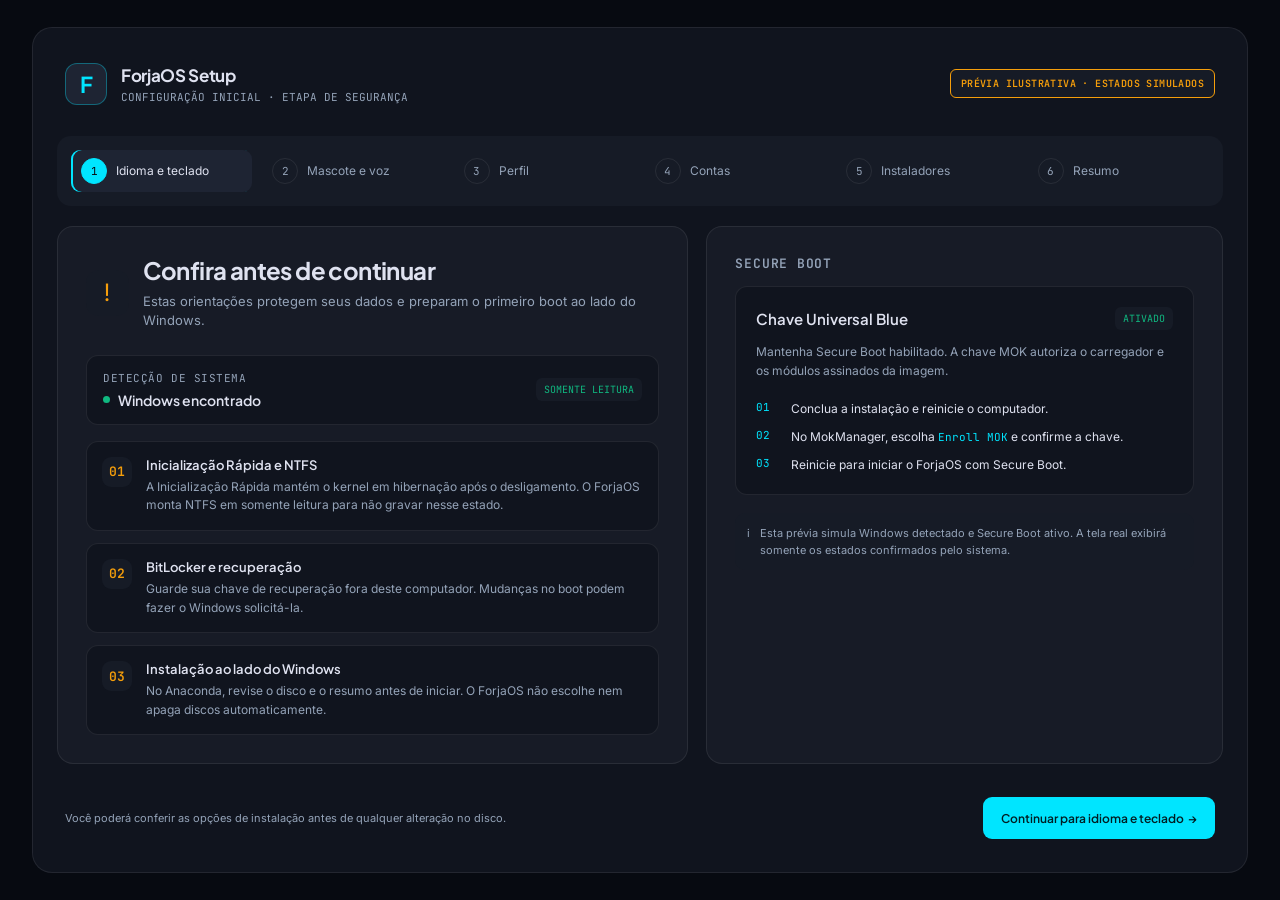
<file: docs/telas/forjaos_wizard_preflight_dual_boot/code.html>
<!doctype html>
<html lang="pt-BR" class="dark">
<head>
  <meta charset="utf-8">
  <meta name="viewport" content="width=device-width, initial-scale=1">
  <title>ForjaOS Setup — verificação do sistema</title>
  <link rel="preconnect" href="https://fonts.googleapis.com">
  <link rel="preconnect" href="https://fonts.gstatic.com" crossorigin>
  <link href="https://fonts.googleapis.com/css2?family=Inter:wght@400;500;600&family=JetBrains+Mono:wght@400;500;600&family=Plus+Jakarta+Sans:wght@600;700&display=swap" rel="stylesheet">
  <style>
    :root {
      color-scheme: dark;
      --canvas: #070a11;
      --layer-1: #10141e;
      --layer-2: #161b26;
      --layer-3: #1e2433;
      --surface-container-low: #171b26;
      --surface-container-high: #262a35;
      --on-surface: #dfe2f0;
      --text-muted: #94a3b8;
      --accent-cyan: #00e5ff;
      --warning: #f59e0b;
      --success: #10b981;
      --border-ghost: rgba(255,255,255,.08);
      --border-active: rgba(0,229,255,.35);
      --font-ui: "Plus Jakarta Sans", sans-serif;
      --font-body: Inter, sans-serif;
      --font-mono: "JetBrains Mono", monospace;
    }
    * { box-sizing: border-box; }
    body { margin: 0; min-width: 960px; min-height: 100vh; background: var(--canvas); color: var(--on-surface); font-family: var(--font-body); display: grid; place-items: center; }
    .ambient { position: fixed; inset: 0; background: var(--canvas); pointer-events: none; }
    .window { position: relative; width: min(1320px, calc(100vw - 64px)); min-height: 760px; padding: 24px; border: 1px solid var(--border-ghost); border-radius: 20px; background: var(--layer-1); display: flex; flex-direction: column; gap: 20px; }
    header { height: 64px; display: flex; align-items: center; justify-content: space-between; padding: 0 8px; }
    .brand { display: flex; align-items: center; gap: 14px; }
    .brand-mark { display: grid; place-items: center; width: 42px; height: 42px; border-radius: 12px; color: var(--accent-cyan); background: var(--layer-3); font: 700 22px var(--font-ui); border: 1px solid var(--border-active); }
    h1,h2,h3,p { margin: 0; }
    .brand h1 { font: 700 17px var(--font-ui); letter-spacing: -.02em; }
    .eyebrow { color: var(--text-muted); margin-top: 4px; font: 11px var(--font-mono); }
    .demo { padding: 7px 10px; border-radius: 6px; color: var(--warning); background: var(--layer-2); border: 1px solid var(--warning); font: 600 10px var(--font-mono); letter-spacing: .04em; text-transform: uppercase; }
    .rail { display: grid; grid-template-columns: repeat(6, 1fr); gap: 10px; padding: 14px; border-radius: 14px; background: var(--layer-2); }
    .step { display: flex; align-items: center; gap: 9px; min-height: 42px; padding: 0 10px; border-radius: 9px; color: var(--text-muted); font-size: 12px; }
    .step-number { width: 26px; height: 26px; display: grid; place-items: center; border-radius: 50%; border: 1px solid var(--border-ghost); font: 11px var(--font-mono); }
    .step.active { color: var(--on-surface); background: var(--layer-3); box-shadow: inset 2px 0 var(--accent-cyan); }
    .step.active .step-number { color: var(--canvas); border-color: var(--accent-cyan); background: var(--accent-cyan); }
    .content { flex: 1; display: grid; grid-template-columns: 1.1fr .9fr; gap: 18px; }
    .panel { padding: 28px; border: 1px solid var(--border-ghost); border-radius: 16px; background: var(--surface-container-low); }
    .intro { display: flex; align-items: center; gap: 14px; margin-bottom: 24px; }
    .shield { width: 46px; height: 46px; display: grid; place-items: center; border-radius: 13px; background: var(--layer-2); color: var(--warning); font-size: 24px; }
    .intro h2 { font: 700 24px/1.25 var(--font-ui); letter-spacing: -.025em; }
    .intro p { margin-top: 7px; color: var(--text-muted); font-size: 13px; line-height: 1.5; }
    .status-row { display: flex; align-items: center; justify-content: space-between; padding: 15px 16px; border: 1px solid var(--border-ghost); border-radius: 12px; background: var(--layer-1); }
    .status-label { color: var(--text-muted); font: 11px var(--font-mono); text-transform: uppercase; letter-spacing: .05em; }
    .status-value { display: flex; align-items: center; gap: 8px; margin-top: 6px; font: 600 14px var(--font-ui); }
    .dot { width: 7px; height: 7px; border-radius: 50%; background: var(--success); }
    .items { display: grid; gap: 12px; margin-top: 16px; }
    .item { display: grid; grid-template-columns: 32px 1fr; gap: 12px; padding: 15px; border: 1px solid var(--border-ghost); border-radius: 12px; background: var(--layer-1); }
    .item-icon { width: 30px; height: 30px; display: grid; place-items: center; border-radius: 9px; color: var(--warning); background: var(--layer-2); font: 600 13px var(--font-mono); }
    .item h3 { font: 600 13px var(--font-ui); }
    .item p { margin-top: 5px; color: var(--text-muted); font-size: 12px; line-height: 1.55; }
    .side-title { font: 600 13px var(--font-mono); color: var(--text-muted); text-transform: uppercase; letter-spacing: .06em; }
    .secure-card { margin-top: 14px; padding: 20px; border-radius: 12px; background: var(--layer-1); border: 1px solid var(--border-ghost); }
    .secure-top { display: flex; align-items: center; justify-content: space-between; gap: 10px; }
    .secure-top h3 { font: 600 15px var(--font-ui); }
    .pill { padding: 5px 8px; border-radius: 6px; color: var(--success); background: var(--layer-2); font: 10px var(--font-mono); text-transform: uppercase; }
    .secure-card > p { margin-top: 12px; color: var(--text-muted); font-size: 12px; line-height: 1.6; }
    .sequence { display: grid; gap: 10px; margin-top: 20px; }
    .sequence-row { display: grid; grid-template-columns: 25px 1fr; gap: 10px; align-items: start; color: var(--on-surface); font-size: 12px; line-height: 1.5; }
    .sequence-row span:first-child { color: var(--accent-cyan); font: 11px var(--font-mono); }
    .sequence-row code { color: var(--accent-cyan); font: 11px var(--font-mono); }
    .privacy { display: flex; gap: 10px; margin-top: 18px; padding: 12px; border-radius: 10px; color: var(--text-muted); background: var(--layer-2); font-size: 11px; line-height: 1.5; }
    footer { min-height: 64px; display: flex; align-items: center; justify-content: space-between; padding: 4px 8px 0; }
    .footer-note { color: var(--text-muted); font-size: 11px; }
    button { min-width: 172px; height: 42px; padding: 0 18px; border: 0; border-radius: 9px; color: #001f24; background: var(--accent-cyan); font: 600 12px var(--font-ui); }
  </style>
</head>
<body>
  <div class="ambient"></div>
  <main class="window">
    <header>
      <div class="brand">
        <div class="brand-mark">F</div>
        <div><h1>ForjaOS Setup</h1><p class="eyebrow">CONFIGURAÇÃO INICIAL · ETAPA DE SEGURANÇA</p></div>
      </div>
      <span class="demo">Prévia ilustrativa · estados simulados</span>
    </header>
    <nav class="rail" aria-label="Etapas do assistente">
      <div class="step active"><span class="step-number">1</span><span>Idioma e teclado</span></div>
      <div class="step"><span class="step-number">2</span><span>Mascote e voz</span></div>
      <div class="step"><span class="step-number">3</span><span>Perfil</span></div>
      <div class="step"><span class="step-number">4</span><span>Contas</span></div>
      <div class="step"><span class="step-number">5</span><span>Instaladores</span></div>
      <div class="step"><span class="step-number">6</span><span>Resumo</span></div>
    </nav>
    <section class="content">
      <article class="panel">
        <div class="intro">
          <div class="shield">!</div>
          <div><h2>Confira antes de continuar</h2><p>Estas orientações protegem seus dados e preparam o primeiro boot ao lado do Windows.</p></div>
        </div>
        <div class="status-row">
          <div><div class="status-label">Detecção de sistema</div><div class="status-value"><span class="dot"></span>Windows encontrado</div></div>
          <span class="pill">Somente leitura</span>
        </div>
        <div class="items">
          <div class="item"><div class="item-icon">01</div><div><h3>Inicialização Rápida e NTFS</h3><p>A Inicialização Rápida mantém o kernel em hibernação após o desligamento. O ForjaOS monta NTFS em somente leitura para não gravar nesse estado.</p></div></div>
          <div class="item"><div class="item-icon">02</div><div><h3>BitLocker e recuperação</h3><p>Guarde sua chave de recuperação fora deste computador. Mudanças no boot podem fazer o Windows solicitá-la.</p></div></div>
          <div class="item"><div class="item-icon">03</div><div><h3>Instalação ao lado do Windows</h3><p>No Anaconda, revise o disco e o resumo antes de iniciar. O ForjaOS não escolhe nem apaga discos automaticamente.</p></div></div>
        </div>
      </article>
      <aside class="panel">
        <div class="side-title">Secure Boot</div>
        <div class="secure-card">
          <div class="secure-top"><h3>Chave Universal Blue</h3><span class="pill">Ativado</span></div>
          <p>Mantenha Secure Boot habilitado. A chave MOK autoriza o carregador e os módulos assinados da imagem.</p>
          <div class="sequence">
            <div class="sequence-row"><span>01</span><span>Conclua a instalação e reinicie o computador.</span></div>
            <div class="sequence-row"><span>02</span><span>No MokManager, escolha <code>Enroll MOK</code> e confirme a chave.</span></div>
            <div class="sequence-row"><span>03</span><span>Reinicie para iniciar o ForjaOS com Secure Boot.</span></div>
          </div>
        </div>
        <div class="privacy"><span>i</span><span>Esta prévia simula Windows detectado e Secure Boot ativo. A tela real exibirá somente os estados confirmados pelo sistema.</span></div>
      </aside>
    </section>
    <footer><span class="footer-note">Você poderá conferir as opções de instalação antes de qualquer alteração no disco.</span><button type="button">Continuar para idioma e teclado&nbsp; →</button></footer>
  </main>
</body>
</html>
</file>
